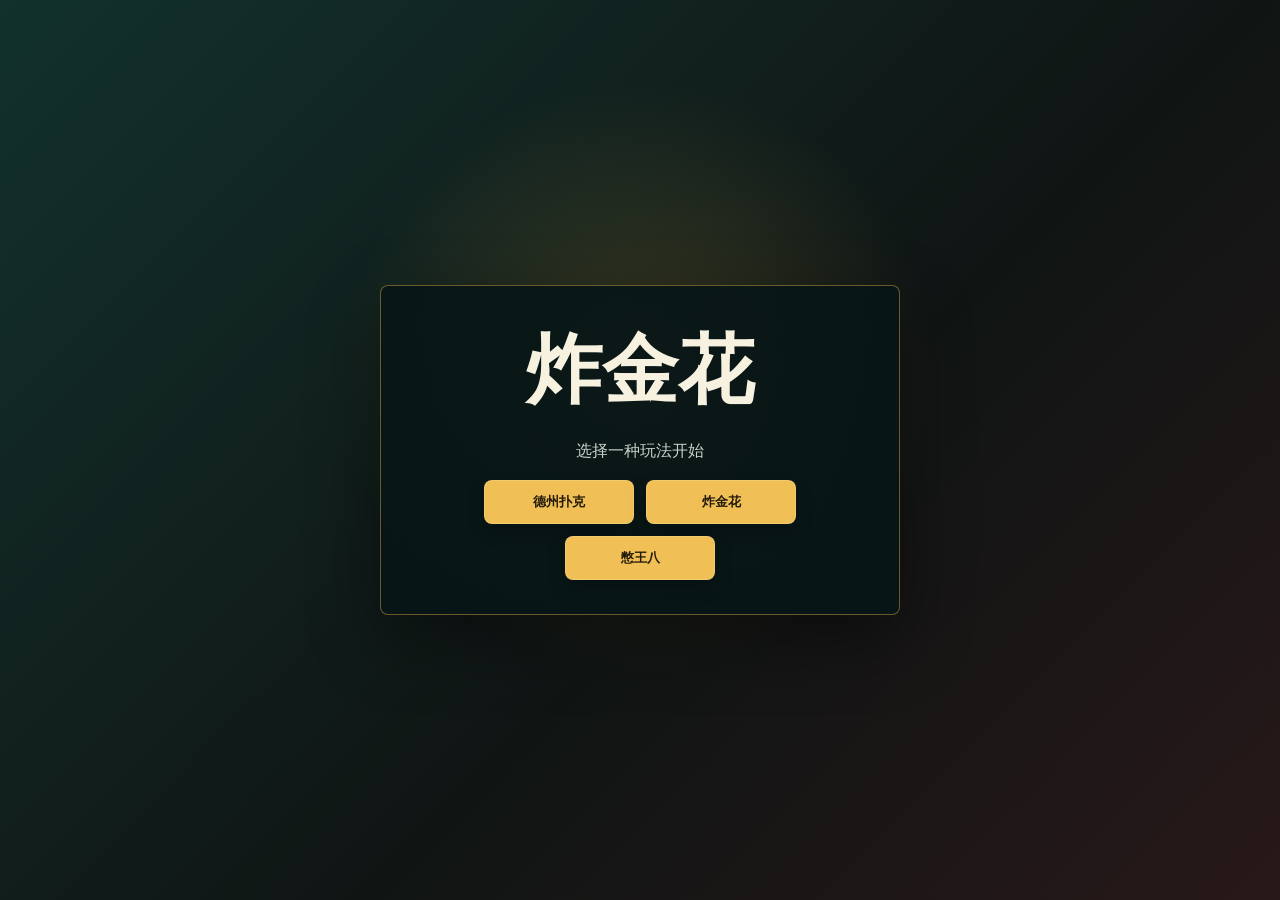
<file: index.html>
<!doctype html>
<html lang="zh-CN">
  <head>
    <meta charset="UTF-8" />
    <meta name="viewport" content="width=device-width, initial-scale=1.0" />
    <title>炸金花</title>
    <link rel="stylesheet" href="styles.css" />
  </head>
  <body>
    <section class="mode-menu" id="modeMenu" aria-label="玩法选择">
      <div class="mode-menu-panel">
        <h1>炸金花</h1>
        <p>选择一种玩法开始</p>
        <div class="mode-actions">
          <button id="texasModeBtn">德州扑克</button>
          <button id="zjhModeBtn">炸金花</button>
          <button id="turtleModeBtn">憋王八</button>
        </div>
      </div>
    </section>

    <div class="rotate-overlay" id="rotateOverlay" aria-label="横屏提示">
      <div class="rotate-card">
        <strong>请横屏游玩</strong>
        <span>横屏后牌桌会自动适配手机屏幕</span>
        <button id="lockLandscapeBtn">尝试横屏</button>
      </div>
    </div>

    <main class="table-shell">
      <section class="game-table" aria-label="炸金花牌桌">
        <header class="top-bar">
          <button id="homeBtn" class="icon-button" title="返回主菜单" aria-label="返回主菜单">⌂</button>
          <strong id="modeTitle" class="mode-title">德州扑克</strong>
          <p id="roundInfo" class="round-status">准备开局</p>
          <div class="header-actions">
            <button id="soundBtn" class="icon-button" title="声音开关" aria-label="声音开关">♪</button>
            <button id="voiceBtn" class="icon-button" title="语音开关" aria-label="语音开关">话</button>
            <button id="newRoundBtn" class="icon-button" title="重新开局" aria-label="重新开局">
              ↻
            </button>
          </div>
        </header>

        <section class="table-arena" aria-label="牌桌区域">
          <section class="community-panel" aria-label="公共牌">
            <div class="panel-title">公共牌池</div>
            <div id="communityCards" class="community-cards"></div>
          </section>

          <section class="table-pot" aria-label="牌桌筹码池">
            <div class="panel-title">筹码池</div>
            <div id="potChipStack" class="chip-stack pot-stack"></div>
            <strong id="arenaPot">0</strong>
          </section>

          <div id="chipFlight" class="chip-flight" aria-hidden="true"></div>

          <div id="players" class="players"></div>

          <footer class="controls" aria-label="操作">
            <button id="lookBtn">看牌</button>
            <button id="callBtn">跟注</button>
            <button id="raiseBtn">加注</button>
            <button id="compareBtn">摊牌</button>
            <button id="foldBtn" class="danger">弃牌</button>
            <div id="raisePanel" class="raise-panel" aria-label="加注金额"></div>
          </footer>
        </section>

        <section class="pot-panel" aria-live="polite">
          <div>
            <span>底池</span>
            <strong id="pot">0</strong>
          </div>
          <div>
            <span>当前注</span>
            <strong id="currentBet">0</strong>
          </div>
          <div>
            <span>你的筹码</span>
            <strong id="playerChips">1000</strong>
          </div>
        </section>

        <section class="log-panel" aria-label="牌局记录">
          <ol id="log"></ol>
        </section>

        <div class="brand-watermark" aria-hidden="true">炸金花</div>

      </section>
    </main>

    <script src="game.js"></script>
  </body>
</html>
</file>
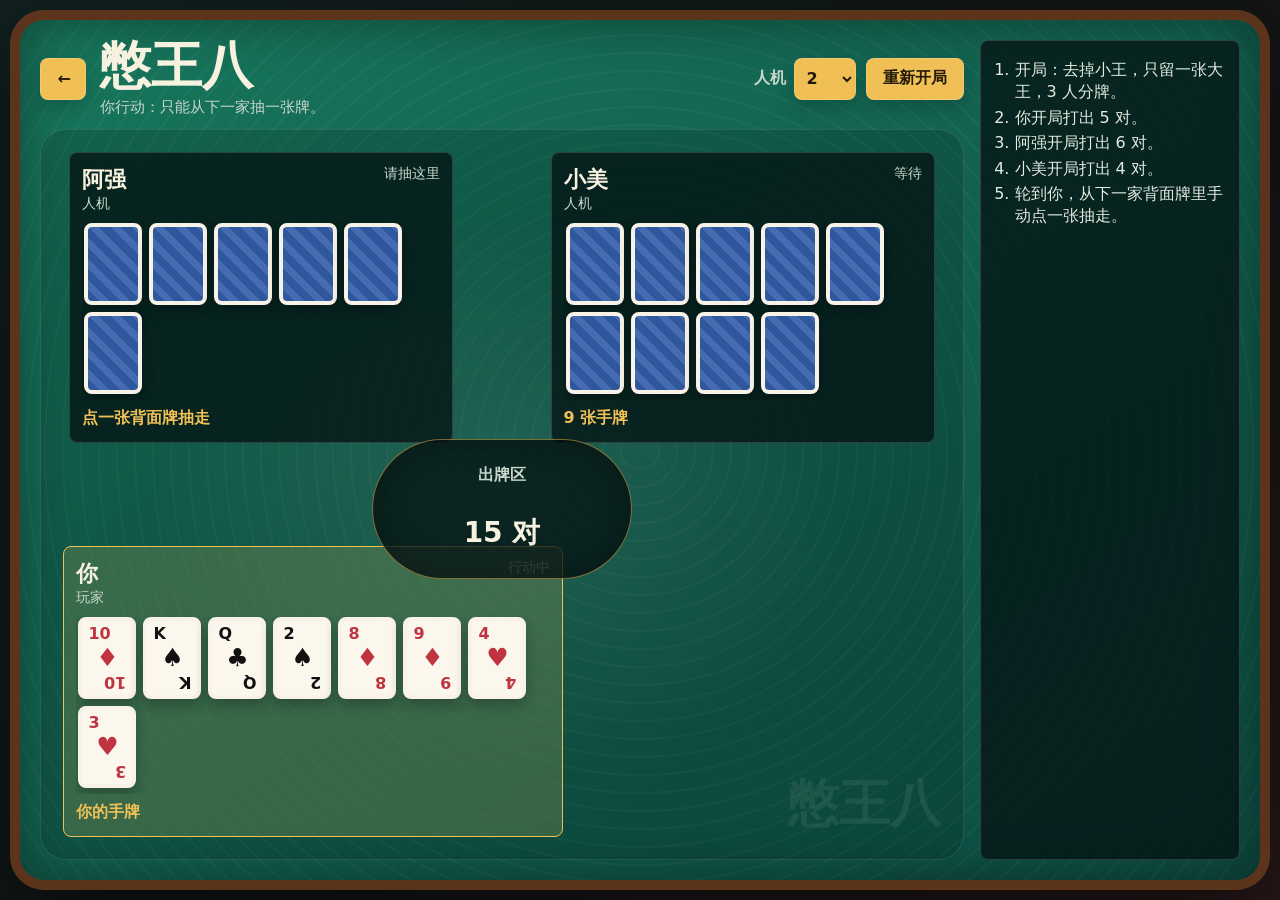
<file: turtle.html>
<!doctype html>
<html lang="zh-CN">
  <head>
    <meta charset="UTF-8" />
    <meta name="viewport" content="width=device-width, initial-scale=1.0, viewport-fit=cover" />
    <title>憋王八</title>
    <link rel="stylesheet" href="turtle.css" />
  </head>
  <body>
    <div class="rotate-overlay" aria-label="横屏提示">
      <div class="rotate-card">
        <strong>请横屏游戏</strong>
        <span>憋王八需要看清每家的手牌数量，横屏会更舒服</span>
      </div>
    </div>

    <main class="turtle-shell">
      <section class="turtle-table" aria-label="憋王八牌桌">
        <header class="top-bar">
          <a class="icon-button" href="index.html" title="返回主菜单" aria-label="返回主菜单">←</a>
          <div>
            <h1>憋王八</h1>
            <p id="roundText">抽下一家一张牌，凑成对子自动打出，最后拿着大王的人输。</p>
          </div>
          <div class="top-actions">
            <label class="ai-control">
              人机
              <select id="aiCount">
                <option value="2">2</option>
                <option value="3">3</option>
                <option value="4">4</option>
              </select>
            </label>
            <button id="newRoundBtn">重新开局</button>
          </div>
        </header>

        <section class="play-area">
          <div id="players" class="players"></div>
          <section class="discard-zone" aria-label="出牌区">
            <div>出牌区</div>
            <strong id="discardCount">0 对</strong>
          </section>
          <div class="brand-watermark" aria-hidden="true">憋王八</div>
        </section>

        <aside class="log-panel" aria-label="牌局旁白">
          <ol id="log"></ol>
        </aside>
      </section>
    </main>

    <script src="turtle.js"></script>
  </body>
</html>
</file>
<file: styles.css>
:root {
  color-scheme: dark;
  --felt: #17765c;
  --felt-deep: #0d4b42;
  --ink: #f7f1df;
  --muted: #c6d2c9;
  --gold: #f2bb45;
  --red: #c9323d;
  --black: #161716;
  --panel: rgba(7, 22, 23, 0.78);
  --line: rgba(255, 255, 255, 0.16);
}

* {
  box-sizing: border-box;
}

body {
  margin: 0;
  height: 100vh;
  overflow: hidden;
  font-family: "Microsoft YaHei", "PingFang SC", system-ui, sans-serif;
  background:
    radial-gradient(circle at 50% 42%, rgba(242, 187, 69, 0.16), transparent 34%),
    linear-gradient(135deg, #11201f, #101514 52%, #281819);
  color: var(--ink);
}

button {
  border: 1px solid rgba(255, 255, 255, 0.16);
  border-radius: 8px;
  min-height: 44px;
  padding: 0 18px;
  background: #f0c057;
  color: #241a08;
  font-weight: 800;
  cursor: pointer;
  box-shadow: 0 8px 18px rgba(0, 0, 0, 0.18);
}

button:hover:not(:disabled) {
  filter: brightness(1.07);
}

button:disabled {
  cursor: not-allowed;
  opacity: 0.42;
  box-shadow: none;
}

.rotate-overlay {
  display: none;
}

.hidden {
  display: none !important;
}

.mode-menu {
  position: fixed;
  inset: 0;
  z-index: 1000;
  display: grid;
  place-items: center;
  padding: 20px;
  background:
    radial-gradient(circle at 50% 42%, rgba(242, 187, 69, 0.18), transparent 36%),
    linear-gradient(135deg, #12312c, #101514 58%, #281819);
}

.mode-menu-panel {
  width: min(520px, calc(100vw - 32px));
  display: grid;
  gap: 18px;
  justify-items: center;
  padding: 34px;
  border: 1px solid rgba(242, 187, 69, 0.42);
  border-radius: 8px;
  background: rgba(7, 22, 23, 0.9);
  box-shadow: 0 24px 70px rgba(0, 0, 0, 0.44);
}

.mode-menu h1 {
  margin: 0;
  font-size: clamp(44px, 7vw, 76px);
}

.mode-menu p {
  margin: 0;
  color: var(--muted);
}

.mode-actions {
  display: flex;
  gap: 12px;
  flex-wrap: wrap;
  justify-content: center;
}

.mode-actions button {
  min-width: 150px;
}

.rotate-card {
  width: min(360px, calc(100vw - 32px));
  display: grid;
  gap: 12px;
  justify-items: center;
  padding: 22px;
  border: 1px solid rgba(242, 187, 69, 0.42);
  border-radius: 8px;
  background: rgba(7, 22, 23, 0.94);
  color: var(--ink);
  text-align: center;
  box-shadow: 0 24px 60px rgba(0, 0, 0, 0.42);
}

.rotate-card strong {
  font-size: 24px;
}

.rotate-card span {
  color: var(--muted);
}

.table-shell {
  height: 100vh;
  display: grid;
  place-items: center;
  padding: 10px;
}

.game-table {
  position: relative;
  width: min(1720px, 100%);
  height: calc(100vh - 20px);
  display: grid;
  grid-template-columns: minmax(0, 1fr) clamp(260px, 18vw, 320px);
  grid-template-rows: auto minmax(0, 1fr);
  grid-template-areas:
    "top log"
    "arena log";
  gap: 12px 16px;
  padding: clamp(12px, 1.8vw, 22px);
  border: 10px solid #5b341b;
  border-radius: 34px;
  background:
    repeating-radial-gradient(circle at 50% 50%, rgba(255,255,255,0.035) 0 2px, transparent 2px 18px),
    linear-gradient(145deg, var(--felt), var(--felt-deep));
  box-shadow: inset 0 0 52px rgba(0, 0, 0, 0.42), 0 28px 80px rgba(0, 0, 0, 0.5);
}

.top-bar,
.pot-panel,
.controls {
  display: flex;
  align-items: center;
  justify-content: space-between;
  gap: 12px;
}

.top-bar {
  grid-area: top;
  min-width: 0;
  justify-content: flex-end;
  min-height: 58px;
}

.mode-title {
  margin-right: auto;
  color: rgba(247, 241, 223, 0.82);
  font-size: 18px;
}

.header-actions {
  display: flex;
  gap: 10px;
}

.round-status {
  position: absolute;
  width: 1px;
  height: 1px;
  overflow: hidden;
  clip: rect(0 0 0 0);
}

.icon-button {
  width: 48px;
  padding: 0;
  font-size: 25px;
}

.table-arena {
  grid-area: arena;
  position: relative;
  min-height: 0;
  overflow: hidden;
  border: 1px solid rgba(255, 255, 255, 0.1);
  border-radius: 26px;
  background:
    radial-gradient(ellipse at center, rgba(255, 255, 255, 0.08), transparent 54%),
    rgba(1, 17, 16, 0.16);
}

.community-panel {
  position: absolute;
  left: 50%;
  top: 26%;
  transform: translate(-50%, -50%);
  width: min(460px, 34vw);
  display: grid;
  gap: 10px;
  justify-items: center;
  padding: 12px;
  border: 1px solid var(--line);
  border-radius: 8px;
  background: rgba(1, 17, 16, 0.34);
}

.panel-title {
  color: var(--muted);
  font-size: 14px;
  font-weight: 800;
}

.community-cards {
  display: flex;
  justify-content: center;
  gap: 10px;
  min-height: 98px;
}

.table-pot {
  position: absolute;
  left: 50%;
  top: 49%;
  z-index: 2;
  display: grid;
  justify-items: center;
  gap: 5px;
  min-width: 210px;
  max-width: 290px;
  padding: 10px 14px;
  border: 1px solid rgba(242, 187, 69, 0.48);
  border-radius: 999px;
  background: rgba(8, 24, 22, 0.66);
  box-shadow: 0 14px 28px rgba(0, 0, 0, 0.24);
  transform: translate(-50%, -50%);
}

.table-pot strong {
  font-size: 24px;
  line-height: 1;
}

body[data-mode="zjh"] .table-pot {
  top: 38%;
}

.players {
  position: absolute;
  inset: 0;
  pointer-events: none;
}

.player {
  position: absolute;
  width: min(310px, 22vw);
  min-height: 205px;
  border: 1px solid var(--line);
  border-radius: 8px;
  padding: 10px;
  background: rgba(2, 20, 19, 0.38);
  overflow: hidden;
  pointer-events: auto;
}

.seat-0 {
  left: 28px;
  bottom: 22px;
  transform: none;
  width: min(390px, 30vw);
  min-height: 205px;
  background: rgba(242, 187, 69, 0.12);
}

.seat-1 {
  left: 28px;
  top: 26px;
  transform: none;
}

.seat-2 {
  right: 28px;
  top: 26px;
  transform: none;
}

.player.active {
  outline: 3px solid var(--gold);
}

.player.folded {
  opacity: 0.48;
}

.player.winner {
  background: rgba(242, 187, 69, 0.18);
  animation: winner-pulse 1.1s ease-in-out 2;
}

.player-head {
  display: flex;
  justify-content: space-between;
  gap: 8px;
  margin-bottom: 8px;
  color: var(--muted);
  font-size: 13px;
}

.name {
  color: var(--ink);
  font-size: 17px;
  font-weight: 900;
}

.cards {
  display: flex;
  gap: 7px;
  min-height: clamp(77px, 5.45vw, 97px);
}

.card {
  width: clamp(54px, 3.9vw, 68px);
  height: clamp(75px, 5.45vw, 95px);
  flex: 0 0 clamp(54px, 3.9vw, 68px);
  position: relative;
  display: block;
  padding: 6px;
  border: 4px solid #fffaf0;
  border-radius: 8px;
  background: #fffaf0;
  color: var(--black);
  font-weight: 900;
  box-shadow: 0 9px 16px rgba(0, 0, 0, 0.28);
  overflow: hidden;
  transform-origin: center;
  will-change: transform, opacity;
}

.card.red {
  color: var(--red);
}

.card.back {
  background:
    linear-gradient(45deg, rgba(255,255,255,0.22) 25%, transparent 25% 50%, rgba(255,255,255,0.22) 50% 75%, transparent 75%),
    #234e90;
  background-size: 18px 18px;
}

.card.deal-in {
  animation: deal-in 560ms cubic-bezier(0.16, 0.9, 0.22, 1.15) both;
}

.card.flip-in {
  animation: flip-in 520ms ease both;
}

.card.look-flip {
  animation: look-flip 520ms ease both;
}

.rank {
  position: absolute;
  left: 7px;
  top: 5px;
  font-size: clamp(15px, 1.22vw, 19px);
  line-height: 1;
}

.suit {
  position: absolute;
  left: 50%;
  top: 52%;
  font-size: clamp(24px, 2vw, 31px);
  line-height: 1;
  transform: translate(-50%, -50%);
}

.rank.bottom {
  left: auto;
  top: auto;
  right: 7px;
  bottom: 5px;
  transform: none;
}

.hand-type {
  margin-top: 6px;
  min-height: 18px;
  color: var(--gold);
  font-weight: 800;
}

.player-bank {
  display: flex;
  align-items: center;
  justify-content: space-between;
  gap: 8px;
  min-height: 46px;
  margin-top: 6px;
}

.player-bank strong {
  color: var(--ink);
  font-size: 17px;
}

.chip-stack {
  position: relative;
  display: flex;
  flex-wrap: wrap;
  align-items: center;
  gap: 7px;
  min-width: 150px;
  min-height: 48px;
}

.pot-stack {
  justify-content: center;
  min-width: 170px;
  max-width: 240px;
}

.chip-pile {
  position: relative;
  display: inline-block;
  width: 30px;
  height: 38px;
  flex: 0 0 30px;
}

.chip {
  position: absolute;
  left: 0;
  bottom: calc(var(--chip-index) * 4px);
  width: 28px;
  height: 28px;
  display: grid;
  place-items: center;
  border: 3px dashed rgba(255, 255, 255, 0.78);
  border-radius: 50%;
  color: white;
  font-size: 9px;
  font-weight: 900;
  text-shadow: 0 1px 1px rgba(0, 0, 0, 0.4);
  box-shadow: inset 0 0 0 3px rgba(255, 255, 255, 0.22), 0 5px 10px rgba(0, 0, 0, 0.28);
}

.chip:first-child {
  margin-left: 0;
}

.pot-chip {
  bottom: calc(var(--chip-index) * 5px);
}

.black-chip {
  background: #273238;
}

.red-chip {
  background: #b83e46;
}

.blue-chip {
  background: #2863a7;
}

.gold-chip {
  background: #d7a934;
  color: #2a1d05;
}

.empty-stack {
  color: var(--muted);
  font-size: 13px;
}

.chip-flight {
  position: absolute;
  left: 50%;
  top: 53%;
  z-index: 8;
  width: auto;
  height: auto;
  display: none;
  align-items: center;
  gap: 6px;
  border: 3px dashed rgba(255, 255, 255, 0.82);
  border-radius: 999px;
  padding: 7px 10px;
  background: rgba(7, 22, 23, 0.86);
  color: var(--ink);
  font-size: 10px;
  font-weight: 900;
  pointer-events: none;
}

.chip-flight.fly {
  display: flex;
  animation: chip-flight 520ms cubic-bezier(0.2, 0.8, 0.2, 1) both;
}

.chip-flight .chip-stack,
.chip-flight .chip-pile {
  min-width: 0;
}

.chip-flight.from-0 {
  --from-x: -16px;
  --from-y: 190px;
}

.chip-flight.from-1 {
  --from-x: -520px;
  --from-y: -120px;
}

.chip-flight.from-2 {
  --from-x: 520px;
  --from-y: -120px;
}

.pot-panel {
  display: none;
}

.pot-panel div {
  min-width: 0;
}

.pot-panel span {
  display: block;
  color: var(--muted);
  font-size: 13px;
}

.pot-panel strong {
  font-size: clamp(22px, 3vw, 32px);
}

.log-panel {
  grid-area: log;
  position: relative;
  min-height: 0;
  height: 100%;
  overflow: auto;
  border: 1px solid var(--line);
  border-radius: 8px;
  background: var(--panel);
}

.log-panel ol {
  position: relative;
  z-index: 1;
  margin: 0;
  padding: 14px 14px 120px 34px;
}

.log-panel li {
  margin: 4px 0;
  color: #e3eadf;
}

.brand-watermark {
  position: absolute;
  right: calc(22px + clamp(260px, 18vw, 320px) * 0.08);
  bottom: 28px;
  z-index: 2;
  color: rgba(247, 241, 223, 0.08);
  font-size: clamp(36px, 3.5vw, 58px);
  font-weight: 900;
  letter-spacing: 0;
  pointer-events: none;
  user-select: none;
}

.controls {
  position: absolute;
  left: min(440px, 34vw);
  bottom: 42px;
  z-index: 10;
  display: flex;
  align-items: center;
  justify-content: flex-start;
  flex-wrap: wrap;
  width: min(520px, 44vw);
}

.controls button {
  min-height: 40px;
  padding: 0 15px;
}

.raise-panel {
  position: absolute;
  left: 0;
  bottom: calc(100% + 8px);
  z-index: 12;
  display: none;
  align-items: center;
  justify-content: center;
  flex-wrap: wrap;
  gap: 8px;
  width: min(560px, 100%);
  padding: 10px;
  border: 1px solid rgba(242, 187, 69, 0.45);
  border-radius: 8px;
  background: rgba(5, 21, 19, 0.94);
  box-shadow: 0 14px 34px rgba(0, 0, 0, 0.34);
  transform: none;
}

.raise-panel.open {
  display: flex;
}

.raise-panel span {
  color: var(--muted);
  font-weight: 800;
}

.raise-panel button {
  min-height: 36px;
  padding: 0 12px;
}

.danger {
  background: #d75858;
  color: white;
}

@keyframes deal-in {
  0% {
    opacity: 0;
    transform: translate3d(0, -90px, 0) rotate(-10deg) scale(0.88);
  }

  70% {
    opacity: 1;
    transform: translate3d(0, 8px, 0) rotate(2deg) scale(1.02);
  }

  100% {
    opacity: 1;
    transform: translate3d(0, 0, 0) rotate(0) scale(1);
  }
}

@keyframes flip-in {
  0% {
    transform: rotateY(90deg) scale(0.96);
    filter: brightness(0.8);
  }

  55% {
    transform: rotateY(-12deg) scale(1.03);
    filter: brightness(1.18);
  }

  100% {
    transform: rotateY(0) scale(1);
    filter: brightness(1);
  }
}

@keyframes look-flip {
  0% {
    transform: rotateY(180deg) scale(0.96);
    filter: brightness(0.8);
  }

  48% {
    transform: rotateY(88deg) scale(1.02);
    filter: brightness(1.2);
  }

  100% {
    transform: rotateY(0) scale(1);
    filter: brightness(1);
  }
}

@keyframes winner-pulse {
  0%,
  100% {
    box-shadow: 0 0 0 rgba(242, 187, 69, 0);
  }

  50% {
    box-shadow: 0 0 28px rgba(242, 187, 69, 0.42);
  }
}

@keyframes chip-flight {
  0% {
    opacity: 0;
    transform: translate(var(--from-x), var(--from-y)) scale(0.82);
  }

  15% {
    opacity: 1;
  }

  100% {
    opacity: 1;
    transform: translate(-50%, -50%) scale(1);
  }
}

@media (prefers-reduced-motion: reduce) {
  .card.deal-in,
  .card.flip-in,
  .card.look-flip,
  .player.winner {
    animation: none;
  }
}

@media (hover: none) and (pointer: coarse) and (orientation: portrait) {
  .rotate-overlay {
    position: fixed;
    inset: 0;
    z-index: 999;
    display: grid;
    place-items: center;
    padding: 16px;
    background:
      radial-gradient(circle at center, rgba(242, 187, 69, 0.16), transparent 38%),
      rgba(9, 22, 22, 0.96);
  }
}

@media (hover: none) and (pointer: coarse) and (orientation: landscape) and (max-height: 560px) {
  .table-shell {
    padding: 4px;
  }

  .game-table {
    width: 100vw;
    height: 100vh;
    grid-template-columns: 1fr;
    grid-template-rows: 42px minmax(0, 1fr);
    grid-template-areas:
      "top"
      "arena";
    gap: 4px;
    padding: 8px;
    border-width: 5px;
    border-radius: 18px;
  }

  .top-bar {
    min-height: 38px;
  }

  .header-actions {
    gap: 6px;
  }

  .icon-button {
    width: 38px;
    min-height: 36px;
    font-size: 21px;
  }

  .log-panel,
  .brand-watermark {
    display: none;
  }

  .table-arena {
    border-radius: 16px;
  }

  .community-panel {
    top: 23%;
    width: min(360px, 42vw);
    gap: 5px;
    padding: 7px;
  }

  .panel-title {
    font-size: 12px;
  }

  .community-cards {
    gap: 5px;
    min-height: 62px;
  }

  .table-pot {
    top: 48%;
    min-width: 138px;
    max-width: 180px;
    padding: 7px 10px;
  }

  .table-pot strong {
    font-size: 20px;
  }

  .player {
    width: 186px;
    min-height: 136px;
    padding: 7px;
  }

  .seat-1 {
    left: 10px;
    top: 10px;
  }

  .seat-2 {
    right: 10px;
    top: 10px;
  }

  .seat-0 {
    left: 10px;
    bottom: 8px;
    width: 240px;
    min-height: 150px;
  }

  .player-head {
    margin-bottom: 4px;
    font-size: 11px;
  }

  .name {
    font-size: 15px;
  }

  .cards {
    gap: 5px;
    min-height: 58px;
  }

  .card {
    width: 42px;
    height: 58px;
    flex-basis: 42px;
    border-width: 3px;
    border-radius: 7px;
    padding: 4px;
  }

  .rank {
    left: 5px;
    top: 4px;
    font-size: 12px;
  }

  .rank.bottom {
    right: 5px;
    bottom: 4px;
  }

  .suit {
    font-size: 18px;
  }

  .hand-type {
    margin-top: 3px;
    min-height: 15px;
    font-size: 13px;
  }

  .player-bank {
    min-height: 32px;
    margin-top: 3px;
  }

  .player-bank strong {
    font-size: 14px;
  }

  .chip-stack {
    gap: 3px;
    min-width: 92px;
    min-height: 28px;
  }

  .chip-pile {
    width: 21px;
    height: 27px;
    flex-basis: 21px;
  }

  .chip {
    width: 20px;
    height: 20px;
    border-width: 2px;
    font-size: 7px;
  }

  .controls {
    left: 266px;
    right: 8px;
    bottom: 14px;
    width: auto;
    gap: 7px;
  }

  .controls button {
    min-width: 58px;
    min-height: 34px;
    padding: 0 10px;
    font-size: 14px;
  }

  .raise-panel {
    width: min(440px, 100%);
    max-height: 116px;
    overflow: auto;
    padding: 7px;
  }

  .raise-panel button {
    min-height: 30px;
    padding: 0 9px;
  }
}

@media (max-width: 760px) and (orientation: portrait) {
  body {
    overflow: auto;
  }

  .table-shell {
    height: auto;
    min-height: 100vh;
    padding: 8px;
  }

  .game-table {
    height: auto;
    min-height: calc(100vh - 16px);
    grid-template-columns: 1fr;
    grid-template-areas:
      "top"
      "arena"
      "log";
    border-width: 8px;
    border-radius: 24px;
    grid-template-rows: auto 560px 140px;
  }

  .table-arena {
    min-height: 560px;
  }

  .community-panel {
    width: min(360px, 88vw);
    top: 30%;
  }

  .table-pot {
    top: 50%;
  }

  .brand-watermark {
    right: 18px;
    bottom: 18px;
    font-size: 42px;
  }

  .community-cards {
    gap: 6px;
    min-height: 86px;
  }

  .players {
    position: absolute;
  }

  .player {
    width: min(300px, calc(100vw - 48px));
    padding: 10px;
  }

  .seat-0 {
    width: min(340px, calc(100vw - 48px));
    left: 10px;
    bottom: 10px;
    min-height: 210px;
  }

  .seat-1,
  .seat-2 {
    top: auto;
    transform: none;
    width: min(230px, 46vw);
    min-height: 220px;
  }

  .seat-1 {
    left: 10px;
    top: 12px;
  }

  .seat-2 {
    right: 10px;
    top: 12px;
  }

  .cards {
    min-height: 86px;
  }

  .card {
    width: 54px;
    height: 75px;
    flex-basis: 54px;
  }

  .chip-flight.from-0 {
    --from-x: -16px;
    --from-y: 190px;
  }

  .chip-flight.from-1 {
    --from-x: -120px;
    --from-y: -220px;
  }

  .chip-flight.from-2 {
    --from-x: 120px;
    --from-y: -220px;
  }

  .rank {
    font-size: 15px;
  }

  .suit {
    font-size: 22px;
  }

  button {
    flex: 1 1 30%;
    min-width: 92px;
    padding: 0 10px;
  }

  .controls {
    left: 10px;
    right: 10px;
    bottom: 228px;
    width: auto;
  }
}
</file>
<file: turtle.css>
:root {
  color-scheme: dark;
  --felt: #17765c;
  --felt-deep: #0d4b42;
  --ink: #f7f1df;
  --muted: #c9d6cc;
  --gold: #f0c057;
  --red: #c9323d;
  --panel: rgba(5, 20, 20, 0.78);
  --line: rgba(255, 255, 255, 0.15);
}

* {
  box-sizing: border-box;
}

body {
  margin: 0;
  height: 100vh;
  overflow: hidden;
  font-family: "Microsoft YaHei", "PingFang SC", system-ui, sans-serif;
  background:
    radial-gradient(circle at 50% 46%, rgba(240, 192, 87, 0.14), transparent 35%),
    linear-gradient(135deg, #11201f, #101514 52%, #281819);
  color: var(--ink);
}

button,
a.icon-button,
select {
  border: 1px solid rgba(255, 255, 255, 0.16);
  border-radius: 8px;
  min-height: 42px;
  padding: 0 16px;
  background: var(--gold);
  color: #241a08;
  font: inherit;
  font-weight: 800;
  text-decoration: none;
  cursor: pointer;
  box-shadow: 0 8px 18px rgba(0, 0, 0, 0.18);
}

button:hover,
a.icon-button:hover {
  filter: brightness(1.07);
}

.rotate-overlay {
  display: none;
}

.turtle-shell {
  height: 100vh;
  display: grid;
  place-items: center;
  padding: 10px;
}

.turtle-table {
  position: relative;
  width: min(1760px, 100%);
  height: calc(100vh - 20px);
  display: grid;
  grid-template-columns: minmax(0, 1fr) clamp(260px, 18vw, 330px);
  grid-template-rows: auto minmax(0, 1fr);
  grid-template-areas:
    "top log"
    "area log";
  gap: 12px 16px;
  padding: clamp(12px, 1.6vw, 22px);
  border: 10px solid #5b341b;
  border-radius: 34px;
  background:
    repeating-radial-gradient(circle at 50% 50%, rgba(255,255,255,0.035) 0 2px, transparent 2px 18px),
    linear-gradient(145deg, var(--felt), var(--felt-deep));
  box-shadow: inset 0 0 52px rgba(0, 0, 0, 0.42), 0 28px 80px rgba(0, 0, 0, 0.5);
}

.top-bar {
  grid-area: top;
  display: flex;
  align-items: center;
  gap: 14px;
  min-width: 0;
}

.top-bar h1 {
  margin: 0;
  font-size: clamp(28px, 4vw, 56px);
  line-height: 1;
}

.top-bar p {
  margin: 6px 0 0;
  color: var(--muted);
  font-size: 15px;
}

.icon-button {
  width: 46px;
  display: inline-grid;
  place-items: center;
  padding: 0;
  font-size: 24px;
}

.top-actions {
  margin-left: auto;
  display: flex;
  align-items: center;
  gap: 10px;
}

.ai-control {
  display: flex;
  align-items: center;
  gap: 8px;
  color: var(--muted);
  font-weight: 800;
}

.ai-control select {
  width: 62px;
  min-height: 42px;
  padding: 0 8px;
}

.play-area {
  grid-area: area;
  position: relative;
  min-height: 0;
  overflow: hidden;
  border: 1px solid rgba(255, 255, 255, 0.1);
  border-radius: 26px;
  background:
    radial-gradient(ellipse at center, rgba(255, 255, 255, 0.08), transparent 54%),
    rgba(1, 17, 16, 0.16);
}

.players {
  position: absolute;
  inset: 0;
}

.player {
  position: absolute;
  display: grid;
  grid-template-rows: auto minmax(0, 1fr) auto;
  gap: 8px;
  width: 30vw;
  max-width: 500px;
  min-width: 280px;
  min-height: 210px;
  padding: 12px;
  border: 1px solid var(--line);
  border-radius: 8px;
  background: var(--panel);
  transition: border-color 0.18s, background 0.18s;
}

.player.active {
  border-color: var(--gold);
  background: rgba(101, 128, 75, 0.48);
}

.player.done {
  opacity: 0.58;
}

.seat-0 {
  left: 22px;
  bottom: 22px;
  width: min(560px, 39vw);
  min-height: 270px;
}

.seat-1 {
  left: 28px;
  top: 22px;
}

.seat-2 {
  right: 28px;
  top: 22px;
}

.seat-3 {
  right: 28px;
  bottom: 22px;
}

.seat-4 {
  left: 50%;
  top: 22px;
  transform: translateX(-50%);
}

.player-head {
  display: flex;
  align-items: flex-start;
  justify-content: space-between;
  gap: 10px;
  color: var(--muted);
  font-size: 14px;
}

.name {
  color: var(--ink);
  font-size: 22px;
  font-weight: 900;
}

.status {
  white-space: nowrap;
}

.cards {
  display: flex;
  align-content: flex-start;
  align-items: flex-start;
  flex-wrap: wrap;
  gap: 7px;
  min-height: 0;
  overflow: auto;
  padding: 2px 2px 6px;
}

.card-button {
  all: unset;
  border-radius: 8px;
  cursor: pointer;
}

.card-button .card {
  transition: transform 0.14s, box-shadow 0.14s;
}

.card-button:hover .card {
  transform: translateY(-7px);
  box-shadow: 0 12px 22px rgba(0, 0, 0, 0.3);
}

.card-button:focus-visible .card {
  outline: 3px solid var(--gold);
  outline-offset: 2px;
}

.card {
  position: relative;
  width: 58px;
  height: 82px;
  flex: 0 0 58px;
  display: grid;
  place-items: center;
  border: 4px solid #f8f2e8;
  border-radius: 8px;
  background: #fbf7ed;
  color: #111;
  box-shadow: 0 7px 14px rgba(0, 0, 0, 0.25);
  user-select: none;
}

.card.red {
  color: #bf3440;
}

.card.back {
  background:
    repeating-linear-gradient(45deg, #2f579d 0 8px, #456bb1 8px 15px);
}

.card.joker-card {
  color: #bf3440;
  background: #fff4df;
}

.rank {
  position: absolute;
  left: 6px;
  top: 5px;
  font-size: 16px;
  font-weight: 900;
  line-height: 1;
}

.rank.bottom {
  left: auto;
  top: auto;
  right: 6px;
  bottom: 5px;
  transform: rotate(180deg);
}

.suit {
  font-size: 25px;
  font-weight: 900;
}

.player-note {
  min-height: 22px;
  color: var(--gold);
  font-weight: 900;
}

.discard-zone {
  position: absolute;
  left: 50%;
  top: 52%;
  width: min(260px, 22vw);
  min-height: 140px;
  display: grid;
  place-items: center;
  transform: translate(-50%, -50%);
  border: 1px solid rgba(240, 192, 87, 0.5);
  border-radius: 999px;
  background: rgba(5, 18, 18, 0.76);
  box-shadow: inset 0 0 32px rgba(0, 0, 0, 0.3);
  color: var(--muted);
  font-weight: 900;
}

.discard-zone strong {
  margin-top: -24px;
  color: var(--ink);
  font-size: 28px;
}

.log-panel {
  grid-area: log;
  position: relative;
  min-height: 0;
  height: 100%;
  overflow: auto;
  border: 1px solid var(--line);
  border-radius: 8px;
  background: var(--panel);
}

.log-panel ol {
  margin: 0;
  padding: 14px 14px 92px 34px;
}

.log-panel li {
  margin: 4px 0;
  color: #e3eadf;
  line-height: 1.35;
}

.brand-watermark {
  position: absolute;
  right: 22px;
  bottom: 20px;
  color: rgba(247, 241, 223, 0.08);
  font-size: clamp(36px, 4vw, 68px);
  font-weight: 900;
  pointer-events: none;
  user-select: none;
}

@media (hover: none) and (pointer: coarse) and (orientation: portrait) {
  .rotate-overlay {
    position: fixed;
    inset: 0;
    z-index: 999;
    display: grid;
    place-items: center;
    padding: 16px;
    background:
      radial-gradient(circle at center, rgba(240, 192, 87, 0.16), transparent 38%),
      rgba(9, 22, 22, 0.96);
  }

  .rotate-card {
    width: min(360px, calc(100vw - 32px));
    display: grid;
    gap: 12px;
    justify-items: center;
    padding: 22px;
    border: 1px solid rgba(240, 192, 87, 0.42);
    border-radius: 8px;
    background: rgba(7, 22, 23, 0.94);
    text-align: center;
    box-shadow: 0 24px 60px rgba(0, 0, 0, 0.42);
  }
}

@media (hover: none) and (pointer: coarse) and (orientation: landscape) and (max-height: 560px) {
  .turtle-shell {
    padding: 4px;
  }

  .turtle-table {
    width: 100vw;
    height: 100vh;
    grid-template-columns: 1fr;
    grid-template-rows: 44px minmax(0, 1fr);
    grid-template-areas:
      "top"
      "area";
    gap: 4px;
    padding: 8px;
    border-width: 5px;
    border-radius: 18px;
  }

  .log-panel {
    display: none;
  }

  .top-bar {
    gap: 8px;
  }

  .top-bar h1 {
    font-size: 25px;
  }

  .top-bar p,
  .ai-control {
    display: none;
  }

  button,
  a.icon-button {
    min-height: 34px;
    padding: 0 10px;
    font-size: 14px;
  }

  .icon-button {
    width: 36px;
  }

  .play-area {
    border-radius: 16px;
  }

  .player {
    width: 28vw;
    min-width: 170px;
    min-height: 132px;
    padding: 7px;
    gap: 4px;
  }

  .seat-0 {
    left: 8px;
    bottom: 8px;
    width: 36vw;
    min-height: 150px;
  }

  .seat-1 {
    left: 8px;
    top: 8px;
  }

  .seat-2 {
    right: 8px;
    top: 8px;
  }

  .seat-3 {
    right: 8px;
    bottom: 8px;
  }

  .seat-4 {
    top: 8px;
  }

  .player-head {
    font-size: 11px;
  }

  .name {
    font-size: 15px;
  }

  .cards {
    gap: 4px;
  }

  .card {
    width: 38px;
    height: 54px;
    flex-basis: 38px;
    border-width: 3px;
    border-radius: 7px;
    padding: 3px;
  }

  .rank {
    left: 4px;
    top: 4px;
    font-size: 11px;
  }

  .rank.bottom {
    right: 4px;
    bottom: 4px;
  }

  .suit {
    font-size: 17px;
  }

  .player-note {
    min-height: 16px;
    font-size: 12px;
  }

  .discard-zone {
    top: 51%;
    width: 150px;
    min-height: 86px;
    font-size: 12px;
  }

  .discard-zone strong {
    margin-top: -14px;
    font-size: 20px;
  }

  .brand-watermark {
    display: none;
  }
}
</file>
